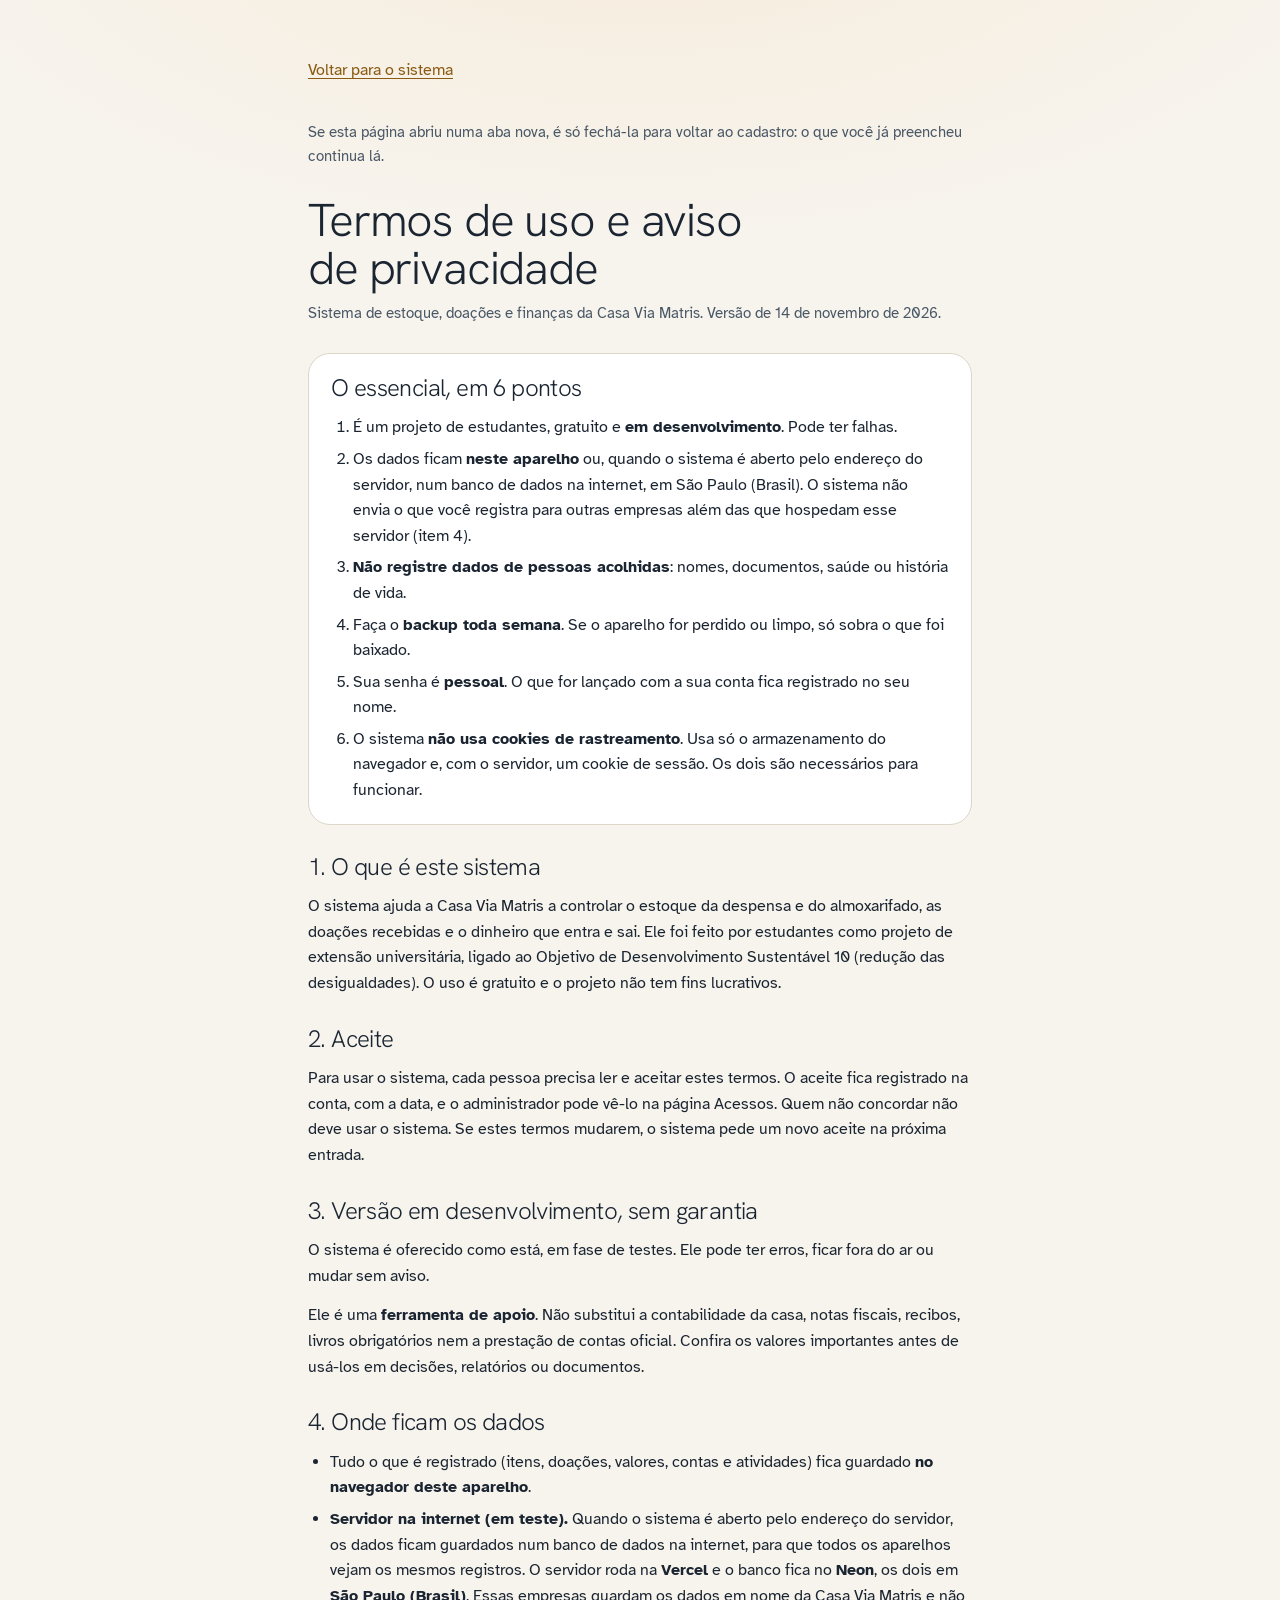
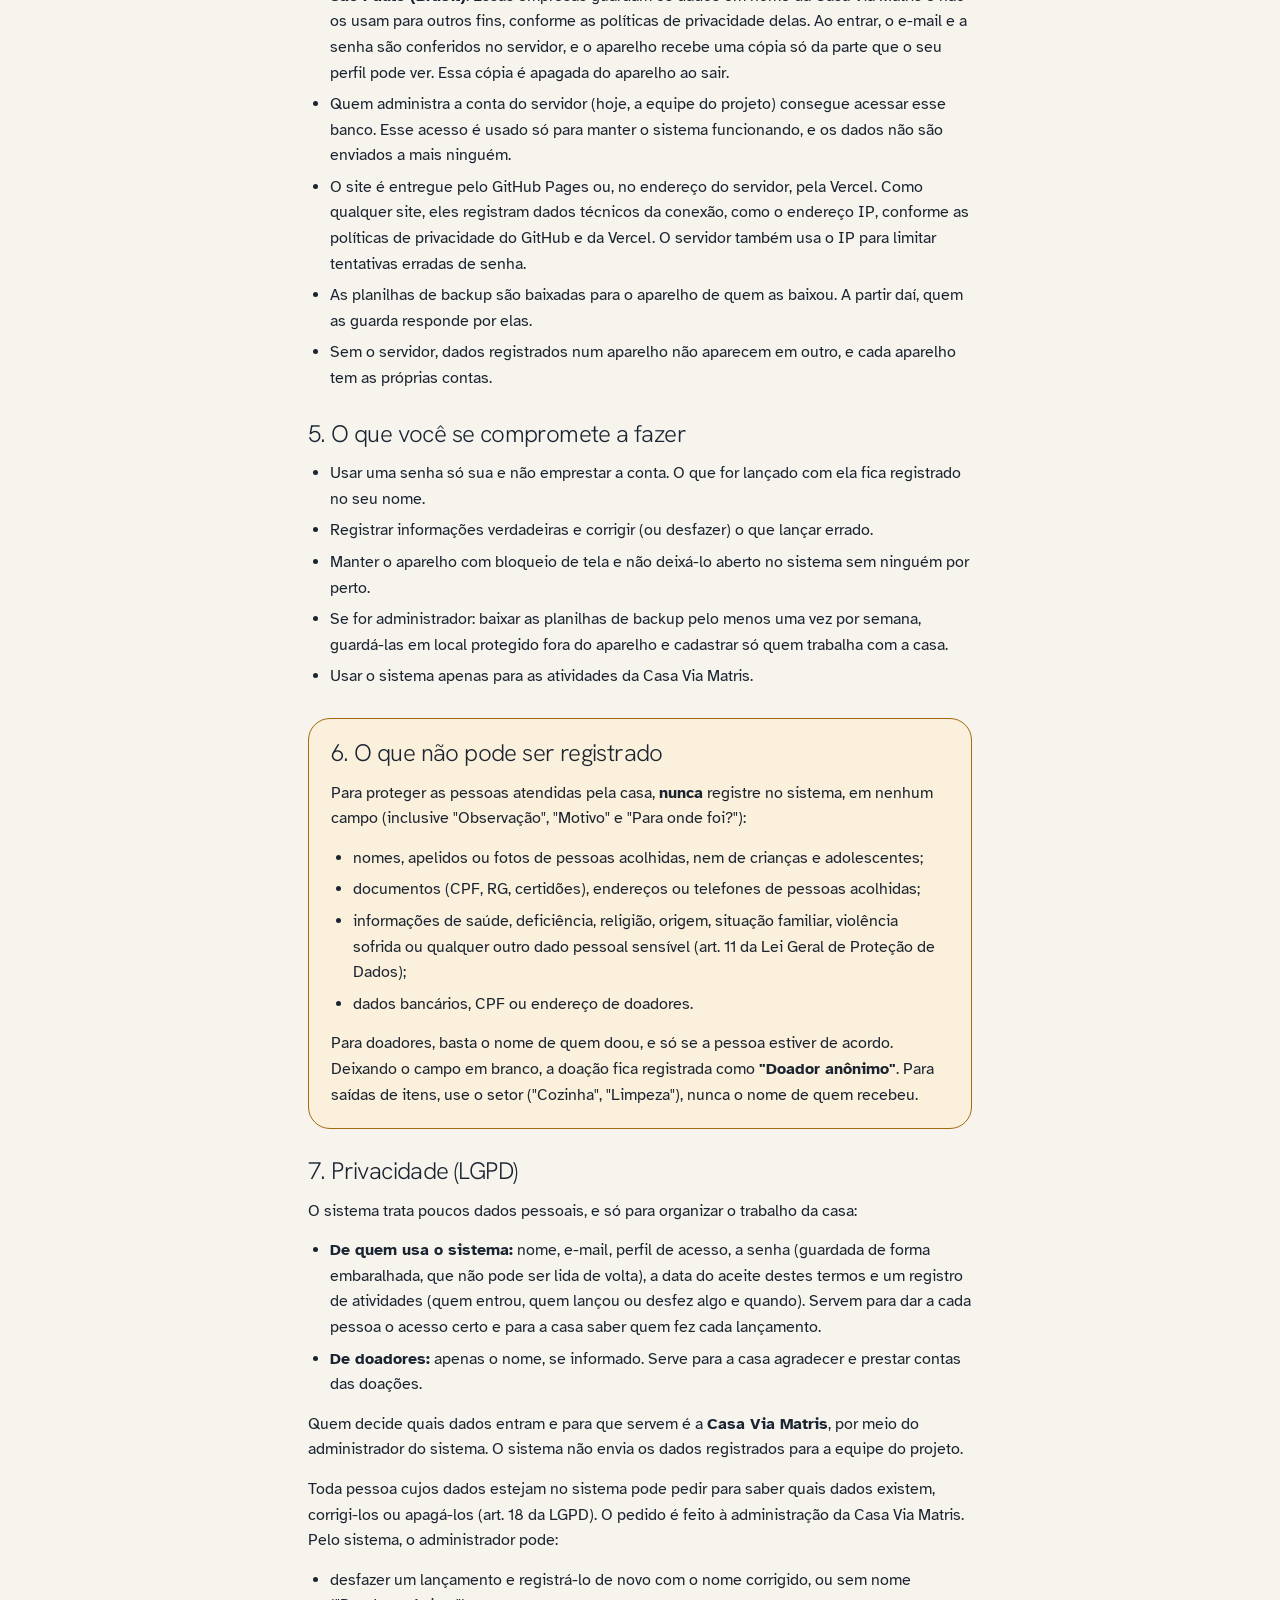
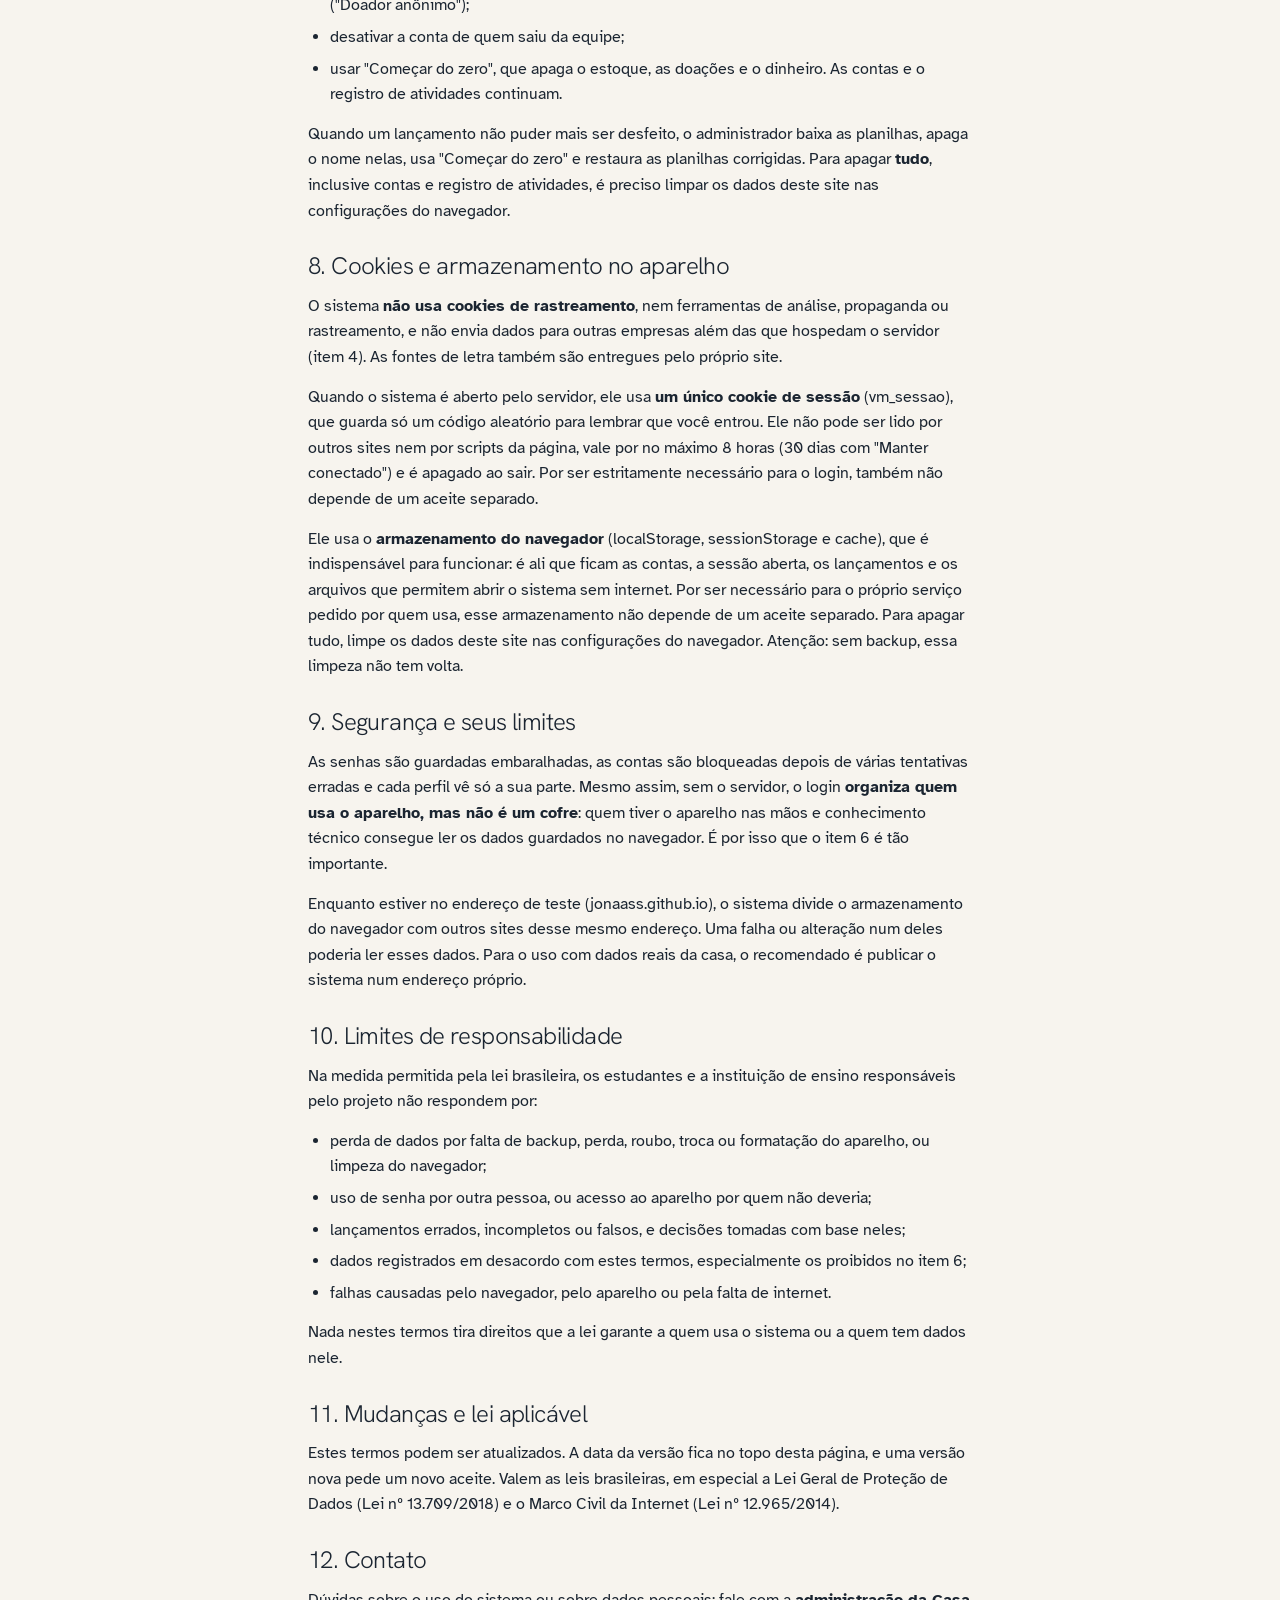
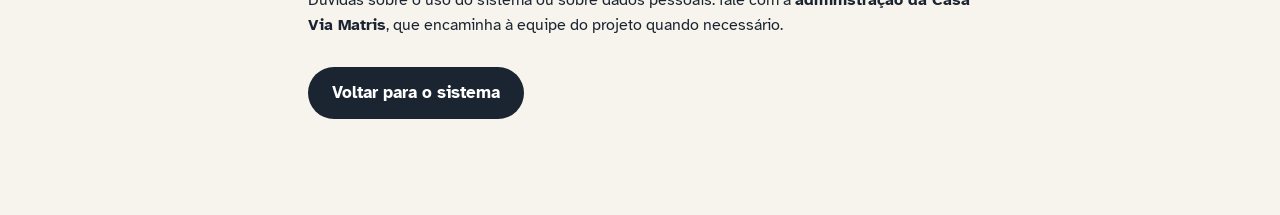
<file: termos.html>
<!doctype html>
<html lang="pt-BR">

<head>
  <meta charset="utf-8">
  <meta name="viewport" content="width=device-width, initial-scale=1">
  <title>Termos de uso e privacidade | Casa Via Matris</title>
  <meta name="description" content="Termos de uso e aviso de privacidade do sistema de estoque, doações e finanças da Casa Via Matris.">
  <meta http-equiv="Content-Security-Policy"
    content="default-src 'self'; script-src 'none'; style-src 'self'; font-src 'self'; img-src 'self' data:; base-uri 'none'; form-action 'none'">
  <link rel="stylesheet" href="css/styles.css">
  <link rel="icon" href="icones/icone-192.png">
  <meta name="theme-color" content="#0c1219">
</head>

<!--
  IMPORTANTE para a equipe: ao mudar o texto destes termos, mude também a data em
  TERMOS_VERSAO (js/acesso.js) e a data "Versão de" abaixo. Assim todo mundo aceita de novo.
  Este texto foi escrito para um projeto de extensão e deve ser revisado pelo professor
  orientador ou pelo núcleo de prática jurídica da faculdade antes do uso com dados reais.
-->

<body class="pagina-termos">
  <main class="termos" id="conteudo">
    <a class="link termos-voltar" href="./">Voltar para o sistema</a>
    <p class="termos-aba">Se esta página abriu numa aba nova, é só fechá-la para voltar ao cadastro: o que você
      já preencheu continua lá.</p>

    <header class="topo-pagina">
      <h1>Termos de uso e aviso de privacidade</h1>
      <p class="painel-ajuda">Sistema de estoque, doações e finanças da Casa Via Matris.
        Versão de 14 de novembro de 2026.</p>
    </header>

    <section class="termos-resumo" aria-labelledby="t-resumo">
      <h2 id="t-resumo">O essencial, em 6 pontos</h2>
      <ol>
        <li>É um projeto de estudantes, gratuito e <strong>em desenvolvimento</strong>. Pode ter falhas.</li>
        <li>Os dados ficam <strong>neste aparelho</strong> ou, quando o sistema é aberto pelo endereço do servidor, num banco de dados na internet, em São Paulo (Brasil). O sistema não envia o que você registra para outras empresas além das que hospedam esse servidor (item 4).</li>
        <li><strong>Não registre dados de pessoas acolhidas</strong>: nomes, documentos, saúde ou história de vida.</li>
        <li>Faça o <strong>backup toda semana</strong>. Se o aparelho for perdido ou limpo, só sobra o que foi baixado.</li>
        <li>Sua senha é <strong>pessoal</strong>. O que for lançado com a sua conta fica registrado no seu nome.</li>
        <li>O sistema <strong>não usa cookies de rastreamento</strong>. Usa só o armazenamento do navegador e, com o servidor, um cookie de sessão. Os dois são necessários para funcionar.</li>
      </ol>
    </section>

    <section aria-labelledby="t-1">
      <h2 id="t-1">1. O que é este sistema</h2>
      <p>O sistema ajuda a Casa Via Matris a controlar o estoque da despensa e do almoxarifado, as doações recebidas e
        o dinheiro que entra e sai. Ele foi feito por estudantes como projeto de extensão universitária, ligado ao
        Objetivo de Desenvolvimento Sustentável 10 (redução das desigualdades). O uso é gratuito e o projeto não tem fins
        lucrativos.</p>
    </section>

    <section aria-labelledby="t-2">
      <h2 id="t-2">2. Aceite</h2>
      <p>Para usar o sistema, cada pessoa precisa ler e aceitar estes termos. O aceite fica registrado na conta, com a
        data, e o administrador pode vê-lo na página Acessos. Quem não concordar não deve usar o sistema. Se estes termos
        mudarem, o sistema pede um novo aceite na próxima entrada.</p>
    </section>

    <section aria-labelledby="t-3">
      <h2 id="t-3">3. Versão em desenvolvimento, sem garantia</h2>
      <p>O sistema é oferecido como está, em fase de testes. Ele pode ter erros, ficar fora do ar ou mudar sem aviso.</p>
      <p>Ele é uma <strong>ferramenta de apoio</strong>. Não substitui a contabilidade da casa, notas fiscais, recibos,
        livros obrigatórios nem a prestação de contas oficial. Confira os valores importantes antes de usá-los em
        decisões, relatórios ou documentos.</p>
    </section>

    <section aria-labelledby="t-4">
      <h2 id="t-4">4. Onde ficam os dados</h2>
      <ul>
        <li>Tudo o que é registrado (itens, doações, valores, contas e atividades) fica guardado <strong>no navegador deste
            aparelho</strong>.</li>
        <li><strong>Servidor na internet (em teste).</strong> Quando o sistema é aberto pelo endereço do servidor, os dados
          ficam guardados num banco de dados na internet, para que todos os aparelhos vejam os mesmos registros. O
          servidor roda na <strong>Vercel</strong> e o banco fica no <strong>Neon</strong>, os dois em
          <strong>São Paulo (Brasil)</strong>. Essas empresas guardam os dados em nome da Casa Via Matris e não os usam
          para outros fins, conforme as políticas de privacidade delas. Ao entrar, o e-mail e a senha são conferidos no
          servidor, e o aparelho recebe uma cópia só da parte que o seu perfil pode ver. Essa cópia é apagada do aparelho
          ao sair.</li>
        <li>Quem administra a conta do servidor (hoje, a equipe do projeto) consegue acessar esse banco. Esse acesso é
          usado só para manter o sistema funcionando, e os dados não são enviados a mais ninguém.</li>
        <li>O site é entregue pelo GitHub Pages ou, no endereço do servidor, pela Vercel. Como qualquer site, eles registram
          dados técnicos da conexão, como o endereço IP, conforme as políticas de privacidade do GitHub e da Vercel. O
          servidor também usa o IP para limitar tentativas erradas de senha.</li>
        <li>As planilhas de backup são baixadas para o aparelho de quem as baixou. A partir daí, quem as guarda responde
          por elas.</li>
        <li>Sem o servidor, dados registrados num aparelho não aparecem em outro, e cada aparelho tem as próprias contas.</li>
      </ul>
    </section>

    <section aria-labelledby="t-5">
      <h2 id="t-5">5. O que você se compromete a fazer</h2>
      <ul>
        <li>Usar uma senha só sua e não emprestar a conta. O que for lançado com ela fica registrado no seu nome.</li>
        <li>Registrar informações verdadeiras e corrigir (ou desfazer) o que lançar errado.</li>
        <li>Manter o aparelho com bloqueio de tela e não deixá-lo aberto no sistema sem ninguém por perto.</li>
        <li>Se for administrador: baixar as planilhas de backup pelo menos uma vez por semana, guardá-las em local
          protegido fora do aparelho e cadastrar só quem trabalha com a casa.</li>
        <li>Usar o sistema apenas para as atividades da Casa Via Matris.</li>
      </ul>
    </section>

    <section class="termos-destaque" aria-labelledby="t-6">
      <h2 id="t-6">6. O que não pode ser registrado</h2>
      <p>Para proteger as pessoas atendidas pela casa, <strong>nunca</strong> registre no sistema, em nenhum campo
        (inclusive "Observação", "Motivo" e "Para onde foi?"):</p>
      <ul>
        <li>nomes, apelidos ou fotos de pessoas acolhidas, nem de crianças e adolescentes;</li>
        <li>documentos (CPF, RG, certidões), endereços ou telefones de pessoas acolhidas;</li>
        <li>informações de saúde, deficiência, religião, origem, situação familiar, violência sofrida ou qualquer outro
          dado pessoal sensível (art. 11 da Lei Geral de Proteção de Dados);</li>
        <li>dados bancários, CPF ou endereço de doadores.</li>
      </ul>
      <p>Para doadores, basta o nome de quem doou, e só se a pessoa estiver de acordo. Deixando o campo em branco, a
        doação fica registrada como <strong>"Doador anônimo"</strong>. Para saídas de itens, use o setor ("Cozinha",
        "Limpeza"), nunca o nome de quem recebeu.</p>
    </section>

    <section aria-labelledby="t-7">
      <h2 id="t-7">7. Privacidade (LGPD)</h2>
      <p>O sistema trata poucos dados pessoais, e só para organizar o trabalho da casa:</p>
      <ul>
        <li><strong>De quem usa o sistema:</strong> nome, e-mail, perfil de acesso, a senha (guardada de forma
          embaralhada, que não pode ser lida de volta), a data do aceite destes termos e um registro de atividades
          (quem entrou, quem lançou ou desfez algo e quando). Servem para dar a cada pessoa o acesso certo e para a casa
          saber quem fez cada lançamento.</li>
        <li><strong>De doadores:</strong> apenas o nome, se informado. Serve para a casa agradecer e prestar contas
          das doações.</li>
      </ul>
      <p>Quem decide quais dados entram e para que servem é a <strong>Casa Via Matris</strong>, por meio do
        administrador do sistema. O sistema não envia os dados registrados para a equipe do projeto.</p>
      <p>Toda pessoa cujos dados estejam no sistema pode pedir para saber quais dados existem, corrigi-los ou apagá-los
        (art. 18 da LGPD). O pedido é feito à administração da Casa Via Matris. Pelo sistema, o administrador pode:</p>
      <ul>
        <li>desfazer um lançamento e registrá-lo de novo com o nome corrigido, ou sem nome ("Doador anônimo");</li>
        <li>desativar a conta de quem saiu da equipe;</li>
        <li>usar "Começar do zero", que apaga o estoque, as doações e o dinheiro. As contas e o registro de atividades
          continuam.</li>
      </ul>
      <p>Quando um lançamento não puder mais ser desfeito, o administrador baixa as planilhas, apaga o nome nelas, usa
        "Começar do zero" e restaura as planilhas corrigidas. Para apagar <strong>tudo</strong>, inclusive contas e
        registro de atividades, é preciso limpar os dados deste site nas configurações do navegador.</p>
    </section>

    <section aria-labelledby="t-8">
      <h2 id="t-8">8. Cookies e armazenamento no aparelho</h2>
      <p>O sistema <strong>não usa cookies de rastreamento</strong>, nem ferramentas de análise, propaganda ou rastreamento, e não envia
        dados para outras empresas além das que hospedam o servidor (item 4). As fontes de letra também são entregues pelo próprio site.</p>
      <p>Quando o sistema é aberto pelo servidor, ele usa <strong>um único cookie de sessão</strong> (vm_sessao),
        que guarda só um código aleatório para lembrar que você entrou. Ele não pode ser lido por outros sites nem por
        scripts da página, vale por no máximo 8 horas (30 dias com "Manter conectado") e é apagado ao sair. Por ser estritamente necessário para o login,
        também não depende de um aceite separado.</p>
      <p>Ele usa o <strong>armazenamento do navegador</strong> (localStorage, sessionStorage e cache), que é indispensável para funcionar:
        é ali que ficam as contas, a sessão aberta, os lançamentos e os arquivos que permitem abrir o sistema sem
        internet. Por ser necessário para o próprio serviço pedido por quem usa, esse armazenamento não depende de um
        aceite separado. Para apagar tudo, limpe os dados deste site nas configurações do navegador. Atenção: sem
        backup, essa limpeza não tem volta.</p>
    </section>

    <section aria-labelledby="t-9">
      <h2 id="t-9">9. Segurança e seus limites</h2>
      <p>As senhas são guardadas embaralhadas, as contas são bloqueadas depois de várias tentativas erradas e cada perfil
        vê só a sua parte. Mesmo assim, sem o servidor, o login <strong>organiza quem usa o
          aparelho, mas não é um cofre</strong>: quem tiver o aparelho nas mãos e conhecimento técnico consegue ler os
        dados guardados no navegador. É por isso que o item 6 é tão importante.</p>
      <p>Enquanto estiver no endereço de teste (jonaass.github.io), o sistema divide o armazenamento do navegador com
        outros sites desse mesmo endereço. Uma falha ou alteração num deles poderia ler esses dados. Para o uso com dados
        reais da casa, o recomendado é publicar o sistema num endereço próprio.</p>
    </section>

    <section aria-labelledby="t-10">
      <h2 id="t-10">10. Limites de responsabilidade</h2>
      <p>Na medida permitida pela lei brasileira, os estudantes e a instituição de ensino responsáveis pelo projeto não
        respondem por:</p>
      <ul>
        <li>perda de dados por falta de backup, perda, roubo, troca ou formatação do aparelho, ou limpeza do navegador;</li>
        <li>uso de senha por outra pessoa, ou acesso ao aparelho por quem não deveria;</li>
        <li>lançamentos errados, incompletos ou falsos, e decisões tomadas com base neles;</li>
        <li>dados registrados em desacordo com estes termos, especialmente os proibidos no item 6;</li>
        <li>falhas causadas pelo navegador, pelo aparelho ou pela falta de internet.</li>
      </ul>
      <p>Nada nestes termos tira direitos que a lei garante a quem usa o sistema ou a quem tem dados nele.</p>
    </section>

    <section aria-labelledby="t-11">
      <h2 id="t-11">11. Mudanças e lei aplicável</h2>
      <p>Estes termos podem ser atualizados. A data da versão fica no topo desta página, e uma versão nova pede um novo
        aceite. Valem as leis brasileiras, em especial a Lei Geral de Proteção de Dados (Lei nº 13.709/2018) e o Marco
        Civil da Internet (Lei nº 12.965/2014).</p>
    </section>

    <section aria-labelledby="t-12">
      <h2 id="t-12">12. Contato</h2>
      <p>Dúvidas sobre o uso do sistema ou sobre dados pessoais: fale com a <strong>administração da Casa Via
          Matris</strong>, que encaminha à equipe do projeto quando necessário.</p>
    </section>

    <a class="botao termos-fim" href="./">Voltar para o sistema</a>
  </main>
</body>

</html>
</file>
<file: css/styles.css>
/*
 * Fontes servidas pelo próprio site (pasta fontes/, licença SIL OFL 1.1).
 * Antes vinham do Google Fonts, que recebia o IP de cada pessoa que abria o app.
 * Só o alfabeto latino básico: cobre todos os acentos do português.
 */
@font-face {
  font-family: 'Atkinson Hyperlegible';
  font-style: normal;
  font-weight: 400;
  font-display: swap;
  src: url('../fontes/atkinson-hyperlegible-latin-400-normal.woff2') format('woff2');
}

@font-face {
  font-family: 'Atkinson Hyperlegible';
  font-style: normal;
  font-weight: 700;
  font-display: swap;
  src: url('../fontes/atkinson-hyperlegible-latin-700-normal.woff2') format('woff2');
}

@font-face {
  font-family: 'Hanken Grotesk';
  font-style: normal;
  font-weight: 300;
  font-display: swap;
  src: url('../fontes/hanken-grotesk-latin-300-normal.woff2') format('woff2');
}

@font-face {
  font-family: 'Hanken Grotesk';
  font-style: normal;
  font-weight: 400;
  font-display: swap;
  src: url('../fontes/hanken-grotesk-latin-400-normal.woff2') format('woff2');
}

@font-face {
  font-family: 'Hanken Grotesk';
  font-style: normal;
  font-weight: 600;
  font-display: swap;
  src: url('../fontes/hanken-grotesk-latin-600-normal.woff2') format('woff2');
}

/*
 * A casa de noite, com a luz acesa: fundo azul-noite e um brilho quente no topo.
 * Quem usa é a equipe e os voluntários da casa, então as cores têm significado fixo:
 *   jade      = está tudo bem
 *   calêndula = atenção (abaixo do mínimo, perto de vencer)
 *   rubi      = acabou / dinheiro saindo
 * Títulos: Hanken Grotesk leve. Texto: Atkinson Hyperlegible, desenhada para leitura
 * fácil por pessoas com baixa visão (letras como I, l e 1 não se confundem).
 */
:root {
  --tinta: #f2efe8;
  --suave: #a9b4bf;
  --papel: #0c1219;
  --superficie: #141c25;
  --elevado: #1b2531;
  --linha: #2a3642;
  --trilho: #2f3c49;
  --brilho: rgba(240, 179, 90, 0.16);
  --pinho: #6fd0ae;
  --pinho-claro: #17352e;
  --calendula: #f0b35a;
  --calendula-texto: #f5c67f;
  --calendula-fundo: #2e2415;
  --rubi: #ff8f87;
  --rubi-claro: #3d2223;
  --foco: #7cc4ff;
  --borda-campo: #6b7a88;
  /* 3:1 sobre a superfície: campo precisa parecer clicável */
  --acao: #f2efe8;
  --acao-hover: #f5c67f;
  --acao-texto: #0c1219;
  --pinho-texto: #a5e4cd;
  --rubi-texto: #ffb8b2;
  --erro-fundo: #2c1b1c;
  /* Gráfico: azul = entrou, laranja = saiu. Par validado para daltonismo sobre a superfície escura
     (verde e vermelho se confundem). Só para o gráfico: no resto do app, verde e vermelho seguem como estão. */
  --serie-entrada: #3a8fcf;
  --serie-saida: #c97538;
  --capsula: rgba(20, 28, 37, 0.86);
  --placeholder: var(--suave);
  --aviso-fundo: #27333f;

  --fonte-titulo: 'Hanken Grotesk', 'Segoe UI', system-ui, sans-serif;
  --fonte-texto: 'Atkinson Hyperlegible', 'Segoe UI', system-ui, sans-serif;

  --raio-grande: 22px;
  --raio-pequeno: 12px;
  color-scheme: dark;
}

*,
*::before,
*::after {
  box-sizing: border-box;
}

html {
  scroll-behavior: smooth;
  scroll-padding-top: 96px;
}

body {
  margin: 0;
  background: radial-gradient(70rem 34rem at 50% -8rem, var(--brilho), transparent 70%) no-repeat var(--papel);
  color: var(--tinta);
  font-family: var(--fonte-texto);
  font-size: 1rem;
  line-height: 1.5;
  -webkit-font-smoothing: antialiased;
}

h1,
h2 {
  font-family: var(--fonte-titulo);
  font-weight: 300;
  line-height: 1.05;
  margin: 0;
  letter-spacing: -0.025em;
}

h1 {
  font-size: clamp(2.25rem, 1.6rem + 2.6vw, 3.75rem);
  max-width: 18ch;
}

h1:focus {
  outline: none;
}

h2 {
  font-size: 1.75rem;
}

p {
  margin: 0;
}

:focus-visible {
  outline: 3px solid var(--foco);
  outline-offset: 2px;
}

.visualmente-oculto {
  position: absolute;
  width: 1px;
  height: 1px;
  overflow: hidden;
  clip: rect(0 0 0 0);
  white-space: nowrap;
}

.pular {
  position: absolute;
  left: 16px;
  top: -60px;
  z-index: 10;
  background: var(--tinta);
  color: var(--superficie);
  padding: 8px 14px;
  border-radius: var(--raio-pequeno);
}

.pular:focus {
  top: 16px;
}

/* ---------- estrutura ---------- */

.app {
  display: grid;
  grid-template-columns: minmax(0, 1fr);
  /* auto 1fr: a sobra de altura das páginas curtas vai para o conteúdo, não para o menu
     (antes, em "Página não encontrada", o menu esticava até 274 px de altura). */
  grid-template-rows: auto 1fr;
  min-height: 100vh;
}

/* A navegação é uma cápsula que flutua sobre a página. */
.lateral {
  position: sticky;
  top: 12px;
  z-index: 5;
  display: flex;
  align-items: center;
  gap: 8px 16px;
  margin: 12px clamp(12px, 3vw, 32px) 0;
  padding: 8px 10px 8px 16px;
  border: 1px solid var(--linha);
  border-radius: 999px;
  background: var(--capsula);
  backdrop-filter: blur(14px);
}

.marca {
  display: flex;
  align-items: center;
  gap: 10px;
}

.marca-icone {
  width: 32px;
  height: 32px;
  color: var(--calendula);
  flex: none;
}

.marca strong {
  display: block;
  font-family: var(--fonte-titulo);
  font-weight: 600;
  letter-spacing: -0.01em;
  white-space: nowrap;
}

.marca span {
  display: none;
}

.lateral nav {
  display: flex;
  gap: 2px;
  margin-inline: auto;
}

.lateral nav a {
  color: var(--suave);
  text-decoration: none;
  min-height: 44px;
  display: inline-flex;
  align-items: center;
  padding: 0 14px;
  border-radius: 999px;
}

.lateral nav a:hover {
  background: var(--elevado);
  color: var(--tinta);
}

/* Página aberta: fundo, texto claro e negrito. Não depende só da cor. */
.lateral nav a[aria-current='page'] {
  background: var(--elevado);
  color: var(--tinta);
  font-weight: 700;
  box-shadow: inset 0 -2px 0 var(--calendula);
}

.lateral-rodape {
  position: relative;
  font-size: 0.875rem;
  color: var(--suave);
}

.opcoes summary {
  cursor: pointer;
  list-style: none;
  min-height: 44px;
  display: flex;
  align-items: center;
  padding: 0 16px;
  border: 1px solid var(--linha);
  border-radius: 999px;
  color: var(--tinta);
  white-space: nowrap;
}

.opcoes summary::-webkit-details-marker {
  display: none;
}

.opcoes summary:hover,
.opcoes[open] summary {
  background: var(--elevado);
}

.opcoes-painel {
  position: absolute;
  right: 0;
  top: calc(100% + 12px);
  width: min(340px, calc(100vw - 32px));
  max-height: calc(100vh - 110px);
  overflow-y: auto;
  display: grid;
  gap: 10px;
  padding: 18px;
  border: 1px solid var(--linha);
  border-radius: var(--raio-grande);
  background: var(--elevado);
  box-shadow: 0 24px 60px rgba(0, 0, 0, 0.5);
}

.confirmar {
  display: grid;
  gap: 8px;
  color: var(--tinta);
}

.confirmar-acoes {
  display: flex;
  flex-wrap: wrap;
  gap: 8px;
}

/* Botão de confirmar algo que não tem volta (apagar, desfazer, desativar): vermelho cheio. */
.botao-fantasma.perigo {
  background: var(--rubi);
  color: var(--papel);
  border-color: var(--rubi);
  font-weight: 700;
}

/* minmax(0, 1fr): sem isso a tabela larga do histórico estica a página inteira no celular. */
main {
  width: 100%;
  max-width: 1320px;
  margin-inline: auto;
  padding: clamp(24px, 4vw, 48px) clamp(16px, 4vw, 48px) 96px;
  display: grid;
  grid-template-columns: minmax(0, 1fr);
  gap: 32px;
  align-content: start;
}

main:focus {
  outline: none;
}

.topo-data {
  color: var(--suave);
  margin-bottom: 14px;
}

.topo-data::first-letter {
  text-transform: uppercase;
}

/* ---------- faixas de aviso ---------- */

.faixa {
  display: flex;
  flex-wrap: wrap;
  align-items: center;
  justify-content: space-between;
  gap: 8px 16px;
  padding: 12px 18px;
  border-radius: var(--raio-grande);
  background: var(--calendula-fundo);
  color: var(--tinta);
  border: 1px solid var(--calendula);
}

.faixa p {
  flex: 1 1 260px;
  min-width: 0;
}

.faixa-erro {
  background: var(--rubi-claro);
  border-color: var(--rubi);
}

/* ---------- indicadores ---------- */

.resumo {
  display: grid;
  grid-template-columns: 1.4fr repeat(3, 1fr);
  border-block: 1px solid var(--linha);
  /* Cada indicador desenha a borda de cima e da esquerda, e o recorte esconde as que caem na
     beirada. Assim as divisórias ficam certas com 4, 3 ou 2 indicadores (perfis diferentes). */
  overflow: hidden;
}

.resumo[data-blocos='3'] {
  grid-template-columns: repeat(3, minmax(0, 1fr));
}

.indicador {
  display: block;
  padding: 22px 24px;
  border-left: 1px solid var(--linha);
  border-top: 1px solid var(--linha);
  margin: -1px 0 0 -1px;
  min-width: 0;
  color: inherit;
  text-decoration: none;
}

.indicador > span {
  display: block;
}

/* Os indicadores levam à página do assunto. */
a.indicador[href]:hover {
  background: var(--superficie);
}

a.indicador[href]:hover .indicador-titulo {
  color: var(--tinta);
  text-decoration: underline;
  text-underline-offset: 3px;
}


.indicador-titulo {
  color: var(--suave);
  font-size: 0.9375rem;
}

.indicador-valor {
  white-space: nowrap; /* o "−" do saldo negativo não pode ficar sozinho numa linha */
  font-family: var(--fonte-titulo);
  font-weight: 300;
  font-size: clamp(2rem, 1.4rem + 1.8vw, 3rem);
  letter-spacing: -0.02em;
  line-height: 1.1;
  margin: 6px 0;
  font-variant-numeric: tabular-nums;
}

#kpi-saldo-bloco .indicador-valor {
  color: var(--pinho);
}

/* Saldo negativo nunca em verde. */
#kpi-saldo-bloco.negativo .indicador-valor {
  color: var(--rubi);
}

.indicador-nota {
  font-size: 0.875rem;
  color: var(--suave);
}

.indicador.alerta .indicador-valor {
  color: var(--rubi);
}

.indicador.atencao .indicador-valor {
  color: var(--calendula-texto);
}

/* ---------- painéis ---------- */

.painel {
  background: var(--superficie);
  border: 1px solid var(--linha);
  border-radius: var(--raio-grande);
  padding: clamp(18px, 2.4vw, 32px);
}

.painel-cabeca {
  display: grid;
  gap: 4px;
  margin-bottom: 18px;
}

.painel-cabeca-linha {
  display: flex;
  flex-wrap: wrap;
  justify-content: space-between;
  align-items: center;
  gap: 12px;
}

.painel-ajuda {
  color: var(--suave);
  font-size: 0.9375rem;
  max-width: 60ch;
}

/* ---------- filtros ---------- */

.filtros {
  display: flex;
  flex-wrap: wrap;
  gap: 12px;
  align-items: center;
  margin-bottom: 18px;
}

.campo-busca {
  flex: 1 1 180px;
}

.chips {
  display: flex;
  flex-wrap: wrap;
  gap: 6px;
  border: 0;
  padding: 0;
  margin: 0;
}

.chips label {
  position: relative;
}

.chips input {
  position: absolute;
  opacity: 0;
  inset: 0;
  margin: 0;
  cursor: pointer;
}

.chips span {
  padding: 10px 16px;
  border-radius: 999px;
  border: 1px solid var(--borda-campo);
  font-size: 0.9375rem;
  cursor: pointer;
  min-height: 44px;
  display: inline-flex;
  align-items: center;
}

.chips input:checked+span {
  background: var(--tinta);
  color: var(--superficie);
  border-color: var(--tinta);
}

.chips input:focus-visible+span {
  outline: 3px solid var(--foco);
  outline-offset: 2px;
}

/* ---------- a prateleira (elemento principal) ---------- */

.prateleira {
  list-style: none;
  margin: 0;
  padding: 0;
  display: grid;
}

.prateleira-item {
  padding: 14px 0;
  border-top: 1px solid var(--linha);
  display: grid;
  gap: 8px;
}

.prateleira-item:first-child {
  border-top: 0;
  padding-top: 0;
}

.item-topo {
  display: flex;
  justify-content: space-between;
  align-items: baseline;
  gap: 12px;
}

.item-nome {
  font-weight: 700;
  font-size: 1.0625rem;
}

.item-qtd {
  font-family: var(--fonte-titulo);
  font-weight: 600;
  font-size: 1.5rem;
  font-variant-numeric: tabular-nums;
}

.item-qtd small {
  font-family: var(--fonte-texto);
  font-weight: 400;
  font-size: 0.9375rem;
  color: var(--suave);
}

.barra {
  position: relative;
  height: 12px;
  border-radius: 999px;
  background: var(--trilho);
}

.barra-cheia {
  position: absolute;
  inset: 0 auto 0 0;
  width: var(--largura);
  border-radius: inherit;
  background: var(--pinho);
  transition: width 0.4s ease;
}

/* Cor do fundo com contorno na cor do texto: aparece sobre a barra cheia e sobre o trilho vazio. */
.barra-minimo {
  position: absolute;
  top: -5px;
  bottom: -5px;
  left: var(--pos);
  width: 4px;
  margin-left: -2px;
  border-radius: 2px;
  background: var(--superficie);
  box-shadow: 0 0 0 1.5px var(--tinta);
}

.item-rodape {
  display: flex;
  flex-wrap: wrap;
  gap: 4px 16px;
  font-size: 0.875rem;
  color: var(--suave);
}

.situacao {
  font-weight: 700;
  color: var(--pinho);
}

.validade.perto {
  color: var(--calendula-texto);
  font-weight: 700;
}

.prateleira-item.baixo .barra-cheia {
  background: var(--calendula);
}

.prateleira-item.baixo .situacao {
  color: var(--calendula-texto);
}

.prateleira-item.zerado .situacao,
.prateleira-item.zerado .item-qtd {
  color: var(--rubi);
}

.prateleira-item.zerado .barra {
  background: var(--rubi-claro);
}

.vazio {
  color: var(--suave);
  padding: 16px 0;
}

/* ---------- formulário ---------- */

.painel-registro {
  display: grid;
  gap: 16px;
}


form {
  display: grid;
  gap: 16px;
}

.tipos {
  border: 0;
  margin: 0;
  padding: 0;
  display: grid;
  grid-template-columns: 1fr 1fr;
  gap: 8px;
}

.tipos legend {
  font-weight: 700;
  margin-bottom: 8px;
  padding: 0;
}

.tipos label {
  position: relative;
  display: flex;
}

.tipos input {
  position: absolute;
  opacity: 0;
  inset: 0;
  margin: 0;
  cursor: pointer;
}

.tipos span {
  flex: 1;
  padding: 12px;
  border-radius: var(--raio-pequeno);
  border: 1.5px solid var(--borda-campo);
  font-size: 0.9375rem;
  line-height: 1.3;
  cursor: pointer;
}

.tipos input:checked+span {
  border-color: var(--tinta);
  background: var(--elevado);
  font-weight: 700;
}

.tipos input:checked+span::before {
  content: '✓ ';
}

.tipos input:focus-visible+span {
  outline: 3px solid var(--foco);
  outline-offset: 2px;
}

.campo {
  display: grid;
  gap: 6px;
  min-width: 0;
}

.campo label {
  font-weight: 700;
  font-size: 0.9375rem;
}

.opcional,
.unidade {
  font-weight: 400;
  color: var(--suave);
}

.linha {
  display: grid;
  /* min(): numa tela de 320 px, 120 px por coluna estouraria o cartão. */
  grid-template-columns: repeat(auto-fit, minmax(min(170px, 100%), 1fr));
  gap: 12px;
}

.novo-item {
  display: grid;
  gap: 12px;
  padding: 14px;
  border-radius: var(--raio-pequeno);
  background: var(--papel);
}

[hidden] {
  display: none !important;
}

input[type='date'] {
  min-width: 0; /* o campo de data tem largura mínima própria e estourava a coluna */
}

input,
select {
  font: inherit;
  color: inherit;
  width: 100%;
  min-height: 44px;
  padding: 9px 12px;
  border: 1.5px solid var(--borda-campo);
  border-radius: var(--raio-pequeno);
  background: var(--superficie);
}

input:hover,
select:hover {
  border-color: var(--suave);
}

input[aria-invalid='true'],
select[aria-invalid='true'] {
  border-color: var(--rubi);
  background: var(--erro-fundo);
}

.com-prefixo {
  display: flex;
  align-items: stretch;
}

.com-prefixo span {
  display: grid;
  place-items: center;
  padding: 0 12px;
  border: 1.5px solid var(--borda-campo);
  border-right: 0;
  border-radius: var(--raio-pequeno) 0 0 var(--raio-pequeno);
  background: var(--papel);
  color: var(--suave);
}

.com-prefixo input {
  border-radius: 0 var(--raio-pequeno) var(--raio-pequeno) 0;
}

.erro {
  color: var(--rubi);
  font-weight: 700;
}

.erro:empty {
  display: none;
}

.botao {
  font: inherit;
  font-weight: 700;
  font-size: 1.0625rem;
  min-height: 52px;
  padding: 12px 24px;
  border: 0;
  border-radius: 999px;
  background: var(--acao);
  color: var(--acao-texto);
  cursor: pointer;
}

.botao:hover {
  background: var(--acao-hover);
}

.botao-fantasma {
  font: inherit;
  font-size: 0.9375rem;
  min-height: 44px;
  padding: 8px 16px;
  border-radius: 999px;
  background: transparent;
  border: 1px solid currentColor;
  color: inherit;
  cursor: pointer;
  display: inline-flex;
  align-items: center;
  justify-content: center;
  text-decoration: none;
  /* também vale para links */
}

/* ---------- histórico ---------- */

.filtro-historico {
  display: flex;
  align-items: center;
  gap: 8px;
  color: var(--suave);
}

.filtro-historico select {
  width: auto;
}

.historico-limite {
  margin-bottom: 12px;
}

/* position: relative segura o rótulo oculto do cabeçalho; sem isso ele escapa e alarga a página no celular. */
.tabela-rolagem {
  overflow-x: auto;
  position: relative;
}

.tabela {
  width: 100%;
  border-collapse: collapse;
  font-size: 0.9375rem;
}

.tabela th {
  text-align: left;
  font-weight: 700;
  color: var(--suave);
  padding: 0 12px 10px 0;
  border-bottom: 1.5px solid var(--linha);
  white-space: nowrap;
}

.tabela td {
  padding: 12px 12px 12px 0;
  border-bottom: 1px solid var(--linha);
  vertical-align: top;
}

.tabela tr:last-child td {
  border-bottom: 0;
}

.tabela .num {
  text-align: right;
  padding-right: 0;
  white-space: nowrap;
  font-variant-numeric: tabular-nums;
}

.tabela td.positivo {
  color: var(--pinho);
  font-weight: 700;
}

.tabela td.negativo {
  color: var(--rubi);
  font-weight: 700;
}

.tabela time {
  white-space: nowrap;
}

.tabela .acao {
  padding-left: 12px;
  padding-right: 0;
  text-align: right;
}

.etiqueta {
  display: inline-block;
  padding: 2px 10px;
  border-radius: 999px;
  font-size: 0.8125rem;
  white-space: nowrap;
}

.etiqueta.doacao_item,
.etiqueta.entrada_dinheiro {
  background: var(--pinho-claro);
  color: var(--pinho-texto);
}

.etiqueta.saida_item,
.etiqueta.saida_dinheiro {
  background: var(--rubi-claro);
  color: var(--rubi-texto);
}

/* ---------- aviso ---------- */

.aviso {
  position: fixed;
  left: 50%;
  bottom: calc(24px + env(safe-area-inset-bottom, 0px));
  transform: translateX(-50%);
  width: min(560px, calc(100% - 32px));
  display: flex;
  align-items: center;
  gap: 16px;
  justify-content: space-between;
  padding: 14px 18px;
  border-radius: var(--raio-grande);
  background: var(--aviso-fundo);
  color: var(--tinta);
  box-shadow: 0 16px 40px rgba(0, 0, 0, 0.5);
  z-index: 6;
}

.aviso .botao-fantasma {
  color: var(--calendula-texto);
  flex: none;
}

.aviso-acoes {
  display: flex;
  gap: 8px;
}

.aviso:not(.visivel) {
  transform: translate(-50%, 200%);
  opacity: 0;
  pointer-events: none;
}

@media (prefers-reduced-motion: no-preference) {
  .aviso {
    transition: transform 0.25s ease, opacity 0.25s ease;
  }
}

/* ---------- tela de acesso ---------- */

/* max-width e align-content desfazem a regra geral de main, feita para o painel. */
.acesso {
  display: grid;
  grid-template-columns: minmax(0, 1fr) minmax(0, 1.05fr);
  align-content: stretch;
  gap: 12px;
  max-width: none;
  min-height: 100vh;
  min-height: 100dvh;
  padding: 12px;
}

.acesso-coluna {
  display: grid;
  place-items: center;
  padding: clamp(20px, 4vw, 48px) 16px;
}

.acesso-miolo {
  width: min(400px, 100%);
  display: grid;
  gap: 8px;
}

.acesso h1 {
  font-size: clamp(2.5rem, 2rem + 2vw, 3.5rem);
  max-width: none;
  margin-top: 28px;
}

.acesso-apoio {
  color: var(--suave);
  margin-bottom: 20px;
}

#form-acesso {
  gap: 14px;
}

#form-acesso input:not([type='checkbox']) {
  min-height: 50px;
  background: rgba(255, 255, 255, 0.04);
  border-color: var(--borda-campo);
  transition: border-color 0.2s ease, box-shadow 0.2s ease, background 0.2s ease;
}

/* O campo acende como a janela da casa. */
#form-acesso input:not([type='checkbox']):focus {
  outline: 0;
  border-color: var(--calendula);
  background: rgba(240, 179, 90, 0.07);
  box-shadow: 0 0 0 3px rgba(240, 179, 90, 0.28), 0 0 26px rgba(240, 179, 90, 0.2);
}

.com-olho {
  position: relative;
}

.com-olho input {
  padding-right: 52px;
}

.olho {
  position: absolute;
  top: 3px;
  right: 3px;
  width: 44px;
  height: 44px;
  display: grid;
  place-items: center;
  border: 0;
  border-radius: 10px;
  background: transparent;
  color: var(--suave);
  cursor: pointer;
}

.olho svg {
  width: 20px;
  height: 20px;
}

.olho:hover,
.olho[aria-pressed='true'] {
  color: var(--calendula-texto);
}

.acesso-opcoes {
  display: flex;
  flex-wrap: wrap;
  justify-content: space-between;
  align-items: center;
  gap: 4px 12px;
}

.marcar {
  display: inline-flex;
  align-items: center;
  gap: 10px;
  min-height: 44px;
  cursor: pointer;
}

.marcar input {
  width: 20px;
  min-height: 20px;
  height: 20px;
  margin: 0;
  accent-color: var(--calendula);
}

.link {
  font: inherit;
  min-height: 44px;
  padding: 0 4px;
  border: 0;
  background: none;
  color: var(--calendula-texto);
  text-decoration: underline;
  text-underline-offset: 3px;
  cursor: pointer;
}

.acesso-voltar {
  justify-self: center;
}

.acesso-nota {
  margin-top: 16px;
  font-size: 0.875rem;
  color: var(--suave);
}

.acesso-guardar {
  display: grid;
  gap: 14px;
}

.acesso-codigo {
  padding: 16px;
  border: 1px dashed var(--calendula);
  border-radius: var(--raio-pequeno);
  color: var(--calendula-texto);
  font-family: var(--fonte-texto);
  font-size: 1.1875rem;
  font-weight: 700;
  letter-spacing: 0.06em;
  text-align: center;
  overflow-wrap: anywhere;
  user-select: all;
}

.acesso-cena {
  position: relative;
  overflow: hidden;
  border: 1px solid var(--linha);
  border-radius: 28px;
  background: linear-gradient(#0a1426 0%, #17264a 46%, #4a3a63 74%, #a9704f 100%);
}

/* Estrelas feitas só com CSS: a tela de acesso também precisa abrir sem internet. */
.ceu {
  position: absolute;
  inset: 0;
  background-image:
    radial-gradient(1.5px 1.5px at 12% 18%, #fff 50%, transparent 52%),
    radial-gradient(1px 1px at 28% 42%, #fff 50%, transparent 52%),
    radial-gradient(1.5px 1.5px at 44% 12%, #ffe9c4 50%, transparent 52%),
    radial-gradient(1px 1px at 58% 34%, #fff 50%, transparent 52%),
    radial-gradient(2px 2px at 73% 8%, #fff 50%, transparent 52%),
    radial-gradient(1px 1px at 86% 38%, #fff 50%, transparent 52%),
    radial-gradient(1.5px 1.5px at 93% 22%, #ffe9c4 50%, transparent 52%),
    radial-gradient(1px 1px at 6% 48%, #fff 50%, transparent 52%);
}

.ceu-2 {
  transform: translate(7%, 11%);
  opacity: 0.6;
}

.paisagem {
  position: absolute;
  inset: 0;
  width: 100%;
  height: 100%;
}

.lua {
  fill: #f7e7c6;
  filter: drop-shadow(0 0 26px rgba(247, 231, 198, 0.6));
}

.morro-longe {
  fill: #1c2747;
}

.morro-perto {
  fill: #0e1628;
}

.arvores,
.parede,
.telhado {
  fill: #0a101d;
}

.telhado {
  fill: #070c16;
}

.porta {
  fill: #1a2233;
}

.janela {
  fill: var(--calendula);
  filter: drop-shadow(0 0 22px rgba(240, 179, 90, 0.95));
}

.vidros {
  position: absolute;
  inset: auto 16px 16px;
  display: grid;
  grid-template-columns: repeat(auto-fit, minmax(160px, 1fr));
  gap: 12px;
}

.vidro {
  display: grid;
  gap: 4px;
  padding: 16px;
  border: 1px solid rgba(255, 255, 255, 0.16);
  border-radius: 18px;
  background: rgba(12, 18, 25, 0.5);
  backdrop-filter: blur(14px);
  color: #e8e4dc;
  font-size: 0.9375rem;
}

.vidro strong {
  color: #fff;
}

@media (prefers-reduced-motion: no-preference) {
  .acesso-miolo>*,
  .vidro,
  .paisagem {
    animation: subir 0.7s cubic-bezier(0.2, 0.7, 0.2, 1) both;
  }

  .acesso-miolo>:nth-child(2) { animation-delay: 0.08s; }
  .acesso-miolo>:nth-child(3) { animation-delay: 0.16s; }
  .acesso-miolo>:nth-child(n + 4) { animation-delay: 0.24s; }
  .vidro { animation-delay: 0.45s; }
  .vidro+.vidro { animation-delay: 0.58s; }

  .janela {
    animation: acender 1.2s ease 0.5s both;
  }

  .ceu {
    animation: piscar 5s ease-in-out infinite alternate;
  }

  .ceu-2 {
    animation-delay: -2.5s;
  }

  .acesso-miolo.treme {
    animation: tremer 0.4s ease;
  }

  /* Ao entrar, a luz da casa toma a tela. */
  .entrando .janela {
    animation: clarear 0.9s ease forwards;
  }

  .entrando .acesso-coluna {
    transition: opacity 0.6s ease;
    opacity: 0;
  }
}

@keyframes subir {
  from { opacity: 0; transform: translateY(16px); }
}

@keyframes acender {
  0% { opacity: 0.1; }
  35% { opacity: 0.8; }
  50% { opacity: 0.35; }
  100% { opacity: 1; }
}

@keyframes piscar {
  to { opacity: 0.45; }
}

@keyframes tremer {
  20%, 60% { transform: translateX(-6px); }
  40%, 80% { transform: translateX(6px); }
}

@keyframes clarear {
  to { filter: drop-shadow(0 0 120px #f5c67f) brightness(1.4); }
}

/* ---------- menu da conta e pessoas ---------- */

.area-admin {
  display: grid;
  gap: 10px;
  padding-top: 12px;
  border-top: 1px solid var(--linha);
}

.resumo[data-blocos='1'],
.resumo[data-blocos='2'] {
  grid-template-columns: repeat(auto-fit, minmax(200px, 1fr));
}


.tipos[data-opcoes='2'] {
  grid-template-columns: 1fr 1fr;
}

.contas {
  list-style: none;
  margin: 0 0 20px;
  padding: 0;
  display: grid;
}

.conta {
  display: flex;
  flex-wrap: wrap;
  justify-content: space-between;
  align-items: center;
  gap: 10px 16px;
  padding: 14px 0;
  border-top: 1px solid var(--linha);
}

.conta:first-child {
  border-top: 0;
}

.conta>div:first-child {
  display: flex;
  flex-wrap: wrap;
  align-items: center;
  gap: 2px 10px;
  min-width: 0;
}

.conta>div:first-child>span:not(.etiqueta) {
  color: var(--suave);
  overflow-wrap: anywhere;
}

.conta-acoes {
  display: flex;
  flex-wrap: wrap;
  align-items: center;
  gap: 8px;
}

.conta-acoes select {
  width: auto;
}

.senha-gerada {
  display: grid;
  gap: 10px;
  margin-bottom: 20px;
  padding: 16px;
  border-radius: var(--raio-pequeno);
  background: var(--calendula-fundo);
}

.form-conta {
  grid-template-columns: repeat(auto-fit, minmax(180px, 1fr));
  align-items: end;
}

.form-conta .erro {
  grid-column: 1 / -1;
}

.auditoria {
  margin-top: 20px;
}

.auditoria summary {
  min-height: 44px;
  display: flex;
  align-items: center;
  cursor: pointer;
  color: var(--suave);
}

.auditoria ol {
  margin: 8px 0 0;
  padding: 0;
  list-style: none;
  display: grid;
  gap: 6px;
  font-size: 0.875rem;
}

.auditoria time {
  color: var(--suave);
}

/* ---------- telas menores ---------- */

@media (max-width: 1100px) {
  .resumo,
  .resumo[data-blocos='3'] {
    grid-template-columns: 1fr 1fr;
  }

  /* Com 3 indicadores em duas colunas, o último ocupa a linha toda (sem buraco ao lado). */
  .resumo[data-blocos='3'] > .indicador:last-child {
    grid-column: 1 / -1;
  }

}

@media (max-width: 960px) {
  /* A cápsula vira um cartão: marca e backup em cima, seções embaixo. */
  .lateral {
    position: static;
    flex-wrap: wrap;
    justify-content: space-between;
    border-radius: var(--raio-grande);
    padding: 10px 12px;
  }

  .lateral nav {
    order: 3;
    width: 100%;
    margin: 0;
    flex-wrap: wrap;
    justify-content: space-between;
  }

  /* Menu numa linha só; se não couber, rola para o lado em vez de quebrar. */
  .lateral nav {
    flex-wrap: nowrap;
    overflow-x: auto;
    scrollbar-width: none;
    /* Borda direita esmaecida: sinal de que há mais páginas para o lado. */
    mask-image: linear-gradient(to right, #000 calc(100% - 28px), transparent);
    padding-right: 24px;
  }

  .lateral nav a {
    padding: 0 10px;
    font-size: 0.9375rem;
    white-space: nowrap;
    flex: none;
  }

  .acesso {
    grid-template-columns: minmax(0, 1fr);
    grid-template-rows: clamp(190px, 38vw, 300px) 1fr;
  }

  .acesso-cena {
    order: -1;
  }

  /* A casa fica a 2/3 da altura do desenho: assim ela cai no meio da faixa em qualquer largura. */
  .paisagem {
    inset: 50% 0 auto;
    height: auto;
    transform: translateY(-66.7%);
    animation: none;
  }

  .vidros {
    display: none;
  }

  html {
    scroll-padding-top: 16px;
  }
}

@media (max-width: 560px) {
  /* Indicadores em duas colunas: assim "Registrar movimentação" aparece sem rolar. */
  .indicador-valor {
    font-size: 1.75rem;
  }

  /* Menu em grade (3 + 2) em vez de rolar para o lado: todas as páginas ficam à vista. */
  .lateral nav {
    display: grid;
    grid-template-columns: repeat(3, 1fr);
    overflow: visible;
    mask-image: none;
    padding-right: 0;
  }

  .lateral nav a {
    justify-content: center;
    padding: 0 6px;
  }

  .painel {
    padding: 18px 16px;
  }

  .tipos {
    grid-template-columns: 1fr;
  }
}

@media (prefers-reduced-motion: reduce) {
  html {
    scroll-behavior: auto;
  }

  .barra-cheia {
    transition: none;
  }
}

/* ---------- páginas ---------- */

.pagina {
  display: grid;
  grid-template-columns: minmax(0, 1fr);
  gap: 24px;
  align-content: start;
}

/* Nas páginas de coluna estreita, as faixas de aviso acompanham a coluna: uma borda esquerda só.
   Navegador sem :has (antigos) só mantém a faixa larga, como antes. */
main:has(> .pagina-estreita:not([hidden])) > .faixa {
  width: 100%;
  max-width: 680px;
  justify-self: center;
}

.pagina-estreita {
  /* Formulário e avisos curtos ficam no centro: numa tela larga, uma coluna estreita
     encostada à esquerda deixava um vazio grande à direita. O texto continua alinhado à esquerda. */
  width: 100%;
  max-width: 680px;
  justify-self: center;
}

.topo-pagina {
  display: grid;
  gap: 8px;
}

.topo-pagina h1 {
  font-size: clamp(2rem, 1.6rem + 1.6vw, 3rem);
}

.atalho-registrar,
a.botao {
  justify-self: start;
  text-decoration: none;
  display: inline-flex;
  align-items: center;
}

.subtitulo {
  font-size: 1.0625rem;
  margin: 8px 0 12px;
}

.dica {
  font-size: 0.875rem;
  color: var(--suave);
}

/* ---------- gráfico ---------- */

.legenda {
  list-style: none;
  margin: 0;
  padding: 0;
  display: flex;
  gap: 16px;
  font-size: 0.9375rem;
}

.legenda li,
.grafico-dica > span {
  display: inline-flex;
  align-items: center;
  gap: 8px;
}

.amostra {
  width: 12px;
  height: 12px;
  border-radius: 3px;
  flex: none;
}

.amostra.entrada { background: var(--serie-entrada); }
.amostra.saida { background: var(--serie-saida); }

.grafico {
  position: relative;
  min-height: 240px;
}

.grafico svg {
  display: block;
  overflow: visible;
}

.grafico text {
  fill: var(--suave);
  font-family: var(--fonte-texto);
  font-size: 12px;
  font-variant-numeric: tabular-nums;
}

.grafico .mes-nome.atual {
  fill: var(--tinta);
  font-weight: 700;
}

.eixo-grade line {
  stroke: var(--linha);
  stroke-width: 1;
  stroke-dasharray: 2 4;
}

.eixo-base line {
  stroke: var(--borda-campo);
  stroke-width: 1;
}

.barra-entrada { fill: var(--serie-entrada); }
.barra-saida { fill: var(--serie-saida); }

.mes {
  cursor: default;
  outline: none;
}

.mes-fundo {
  fill: transparent;
  rx: 8px;
}

.mes.ativo .mes-fundo,
.mes:focus-visible .mes-fundo {
  fill: rgba(255, 255, 255, 0.05);
}

.mes:focus-visible .mes-fundo {
  stroke: var(--foco);
  stroke-width: 2px;
}

.grafico-area {
  position: relative;
}

.grafico-mes-atual {
  margin-top: 8px;
  color: var(--suave);
}

/* Flutua sobre o topo do gráfico: aparecer e sumir não empurra o resto da página. */
.grafico-dica {
  position: absolute;
  top: 0;
  z-index: 1;
  pointer-events: none;
  display: grid;
  gap: 2px;
  width: max-content;
  max-width: 100%;
  padding: 10px 14px;
  border: 1px solid var(--linha);
  border-radius: var(--raio-pequeno);
  background: var(--elevado);
  font-size: 0.9375rem;
  box-shadow: 0 12px 30px rgba(0, 0, 0, 0.4);
}

.dica-resultado {
  color: var(--suave);
}

.grafico-tabela {
  margin-top: 16px;
}

.grafico-tabela summary,
.auditoria summary {
  min-height: 44px;
  display: flex;
  align-items: center;
  cursor: pointer;
  color: var(--suave);
}

.grafico-tabela th[scope='row'] {
  font-weight: 400;
  color: var(--tinta);
  text-align: left;
  padding: 12px 12px 12px 0;
  border-bottom: 1px solid var(--linha);
}

/* ---------- histórico ---------- */

.filtros-historico {
  margin-bottom: 8px;
}

.historico-total {
  color: var(--suave);
  margin-bottom: 12px;
}

/* ---------- acessos ---------- */

.matriz th[scope='row'] {
  font-weight: 400;
  text-align: left;
  padding: 12px 12px 12px 0;
  border-bottom: 1px solid var(--linha);
  color: var(--tinta);
  min-width: 14ch;
}

.matriz td {
  text-align: center;
  white-space: nowrap;
}

.matriz th[scope='col']:not(:first-child) {
  text-align: center;
}

.matriz td.sim {
  color: var(--pinho-texto);
  font-weight: 700;
}

.matriz td.sim::before {
  content: '✓ ';
}

.matriz td.nao {
  color: var(--suave);
}

.matriz .matriz-resumo td {
  white-space: normal;
  text-align: left;
  font-size: 0.875rem;
  color: var(--suave);
  min-width: 18ch;
}

.matriz-nota {
  margin-top: 12px;
}

#titulo-perfis {
  margin-bottom: 18px;
}

.matriz .matriz-resumo th,
.matriz .matriz-resumo td {
  border-bottom: 0;
}

/* No celular, cada movimentação vira um cartão: a coluna do valor não fica escondida à direita. */
@media (max-width: 640px) {
  .tabela-historico thead {
    position: absolute;
    width: 1px;
    height: 1px;
    overflow: hidden;
    clip: rect(0 0 0 0);
  }

  .tabela-historico,
  .tabela-historico tbody,
  .tabela-historico tr,
  .tabela-historico td {
    display: block;
    width: 100%;
  }

  .tabela-historico tr {
    display: grid;
    grid-template-columns: 1fr auto;
    gap: 4px 12px;
    padding: 14px 0;
    border-bottom: 1px solid var(--linha);
  }

  .tabela-historico tr:last-child {
    border-bottom: 0;
  }

  .tabela-historico td,
  .tabela-historico td.num,
  .tabela-historico .acao {
    padding: 0;
    border: 0;
    text-align: left;
  }

  .tabela-historico td[data-rotulo='Data'] { color: var(--suave); }
  .tabela-historico td[data-rotulo='Quantidade ou valor'] { grid-column: 2; grid-row: 1 / span 2; text-align: right; font-size: 1.0625rem; }
  .tabela-historico td[data-rotulo='Movimento'] { grid-column: 1; }
  .tabela-historico td[data-rotulo='Detalhe'],
  .tabela-historico td[data-rotulo='Quem'] { grid-column: 1 / -1; }
  .tabela-historico td[data-rotulo='Quem']::before { content: 'Quem: '; color: var(--suave); }
  /* Desfazer pequeno e à direita: é uma ação rara, não pode pesar mais que o lançamento. */
  .tabela-historico .acao { grid-column: 1 / -1; text-align: right; }
  .tabela-historico .acao .botao-fantasma { min-height: 44px; padding: 6px 14px; font-size: 0.875rem; }
}

@media (max-width: 560px) {
  .legenda {
    width: 100%;
  }
}


/* ---------- termos ---------- */

.campo-termos .marcar {
  align-items: flex-start;
  line-height: 1.45;
}

.campo-termos .marcar input {
  margin-top: 2px;
  flex: none;
}

.campo-termos a,
.acesso-nota a {
  color: var(--calendula-texto);
  text-underline-offset: 3px;
}

.conta-termos {
  font-size: 0.875rem;
  color: var(--suave);
}

/* Página termos.html: leitura confortável, uma coluna de até ~70 caracteres. */
.termos {
  max-width: 760px;
  gap: 28px;
}

.termos section {
  display: grid;
  gap: 14px;
}

.termos h2 {
  font-size: 1.5rem;
  line-height: 1.15;
}

.termos p,
.termos li {
  max-width: 68ch;
  line-height: 1.6;
}

.termos-aba {
  color: var(--suave);
  font-size: 0.9375rem;
}

.termos ul,
.termos ol {
  margin: 0;
  padding-left: 1.4em;
  display: grid;
  gap: 6px;
}

.termos a:not(.botao) {
  color: var(--calendula-texto);
  text-underline-offset: 3px;
}

.termos-voltar {
  justify-self: start;
  padding: 0;
  display: inline-flex;
  align-items: center;
}

.termos-resumo,
.termos-destaque {
  padding: 20px 22px;
  border-radius: var(--raio-grande);
  background: var(--superficie);
  border: 1px solid var(--linha);
}

.termos-destaque {
  background: var(--calendula-fundo);
  border-color: var(--calendula);
}

.termos-fim {
  justify-self: start;
  text-decoration: none;
  display: inline-flex;
  align-items: center;
}


/* =====================================================================
   Versão 1.3: correções da auditoria de design de 13/11/2026
   ===================================================================== */

/* Texto de exemplo dentro dos campos: o cinza padrão do navegador (#757575) ficava em 3,7:1. */
::placeholder {
  color: var(--placeholder);
  opacity: 1;
}

/* Números e datas na fonte dos títulos: o zero cortado da Atkinson ("R$ 5Ø0") parecia erro. */
.num,
.tabela time,
.indicador-nota,
.item-rodape,
.topo-data,
.historico-total,
.grafico-mes-atual,
.grafico-dica,
.conta-termos,
.auditoria time,
#f-valor,
#f-quantidade,
#f-novo-minimo,
input[type='date'],
.item-rapido input {
  font-family: var(--fonte-titulo);
  font-variant-numeric: tabular-nums;
}

.tabela .num.positivo,
.tabela .num.negativo {
  font-weight: 600;
}

/* Pendência = atenção (calêndula), não erro (rubi). */
.etiqueta.pendente {
  background: var(--calendula-fundo);
  color: var(--calendula-texto);
}

/* Desfazer discreto: ação rara não pode pesar mais que o lançamento. */
.botao-fantasma.discreto {
  color: var(--suave);
  border-color: var(--borda-campo);
}

.botao-fantasma.discreto:hover {
  color: var(--tinta);
}

.botao-fantasma:disabled {
  opacity: 0.45;
  cursor: not-allowed;
}

/* Barras do estoque com contorno: dá para ver onde a barra termina (antes 1,5:1). */
.barra {
  box-shadow: inset 0 0 0 1px var(--borda-campo);
}

.prateleira-item.zerado .barra {
  background: var(--trilho);
  box-shadow: inset 0 0 0 1.5px var(--rubi);
}

/* Botão "Conta" com borda visível e seta: antes parecia texto solto. */
.opcoes summary {
  border-color: var(--borda-campo);
  gap: 8px;
}

.opcoes summary::after {
  content: '▾';
  font-size: 0.8em;
  color: var(--suave);
}

.opcoes-titulo {
  font-family: var(--fonte-texto);
  font-size: 0.8125rem;
  font-weight: 700;
  letter-spacing: 0.04em;
  text-transform: uppercase;
  color: var(--suave);
  margin: 10px 0 0;
}

.perigo-titulo {
  color: var(--rubi-texto);
}

.botao-perigoso {
  color: var(--rubi-texto);
}

.opcoes-versao {
  font-size: 0.8125rem;
}

/* "Ver os valores em tabela" e "Registro de atividades" com seta: parecem clicáveis. */
.grafico-tabela summary::before,
.auditoria summary::before {
  content: '▸';
  margin-right: 8px;
}

.grafico-tabela[open] > summary::before,
.auditoria[open] > summary::before {
  content: '▾';
}

.grafico-tabela summary,
.auditoria summary {
  text-decoration: underline;
  text-underline-offset: 3px;
}

/* Busca com rótulo visível (o placeholder sozinho some ao digitar). */
.campo-busca {
  display: grid;
  gap: 6px;
}

.campo-busca-rotulo {
  font-weight: 700;
  font-size: 0.9375rem;
}

.filtros {
  align-items: end;
}

.vazio a {
  color: var(--calendula-texto);
  text-underline-offset: 3px;
}

/* Somar ou dar baixa direto no item. */
.item-acoes {
  display: flex;
  justify-content: flex-end;
  align-items: center;
  align-self: center;
  gap: 8px;
}

.item-acoes .botao-fantasma {
  color: var(--suave);
  border-color: var(--borda-campo);
}

.item-acoes .botao-fantasma:not(:disabled):hover {
  color: var(--tinta);
}

.item-rapido {
  display: grid;
  gap: 8px;
  padding: 12px;
  border-radius: var(--raio-pequeno);
  background: var(--papel);
}

.item-rapido label {
  font-weight: 700;
  font-size: 0.9375rem;
}

.item-rapido .marcar {
  font-weight: 400;
  white-space: nowrap;
}

/* A regra de baixo estica os campos da linha; a caixinha de marcar fica do tamanho dela. */
.item-rapido-linha .marcar input {
  flex: none;
  width: 20px;
}

.item-rapido-linha {
  display: flex;
  flex-wrap: wrap;
  gap: 8px;
}

.item-rapido-linha input {
  flex: 1 1 120px;
  width: auto;
}

.botao-pequeno {
  min-height: 44px;
  padding: 8px 18px;
  font-size: 0.9375rem;
}

.item-rapido-mais {
  justify-self: start;
  padding: 0;
  font-size: 0.9375rem;
}

/* Cartão "Cópia dos dados" na Visão geral (só administrador). */
.cartao-backup {
  display: flex;
  flex-wrap: wrap;
  align-items: center;
  justify-content: space-between;
  gap: 16px 24px;
}

.cartao-backup h2 {
  margin-bottom: 6px;
}

/* Acessos: a própria conta mostra o perfil como texto. */
.conta-eu {
  color: var(--suave);
  font-size: 0.9375rem;
}

.matriz td,
.matriz th {
  vertical-align: top;
}

.form-conta .botao {
  min-height: 44px;
}

.pular {
  padding: 11px 14px;
}

.grafico text {
  font-size: 13px;
  font-family: var(--fonte-titulo);
}

/* Ações do item na mesma linha do rodapé, à direita: o item não fica mais alto por causa delas. */
.prateleira-item {
  grid-template-columns: minmax(0, 1fr) auto;
  column-gap: 12px;
}

.prateleira-item > .item-topo,
.prateleira-item > .barra,
.prateleira-item > .item-rapido {
  grid-column: 1 / -1;
}

.prateleira-item > .item-rodape {
  align-self: center;
}

/* Erro logo abaixo do campo. */
.campo > .erro {
  font-size: 0.9375rem;
}

/* Hover só onde existe mouse: no celular o sublinhado ficava preso depois do toque. */
@media (hover: none) {
  a.indicador[href]:hover {
    background: none;
  }

  a.indicador[href]:hover .indicador-titulo {
    color: var(--suave);
    text-decoration: none;
  }

  .lateral nav a:hover {
    background: none;
    color: var(--suave);
  }

  .lateral nav a[aria-current='page']:hover {
    background: var(--elevado);
    color: var(--tinta);
  }
}

/* Estoque no computador: duas colunas, para o olho não viajar 1.150 px entre o nome e a quantidade. */
@media (min-width: 1100px) {
  .prateleira {
    grid-template-columns: 1fr 1fr;
    column-gap: 48px;
  }

  .prateleira-item:nth-child(2) {
    border-top: 0;
    padding-top: 0;
  }
}

/* Tabela de perfis: no celular vira um cartão por perfil. */
.matriz-cartoes {
  display: none;
  list-style: none;
  margin: 0;
  padding: 0;
  gap: 12px;
}

.perfil-cartao {
  display: grid;
  gap: 8px;
  padding: 16px;
  border: 1px solid var(--linha);
  border-radius: var(--raio-pequeno);
}

.perfil-cartao h3 {
  margin: 0;
  font-size: 1.0625rem;
}

.perfil-lista {
  list-style: none;
  margin: 0;
  padding: 0;
  display: grid;
  gap: 4px;
  font-size: 0.9375rem;
}

.perfil-lista .sim::before {
  content: '✓';
  display: inline-block;
  width: 1.4em;
  color: var(--pinho-texto);
  font-weight: 700;
}

.perfil-lista .nao {
  color: var(--suave);
  text-decoration: line-through;
}

.perfil-lista .nao::before {
  content: '–';
  display: inline-block;
  width: 1.4em;
  text-decoration: none;
}

@media (max-width: 640px) {
  .matriz-cartoes {
    display: grid;
  }

  .matriz-tabela {
    display: none;
  }
}

@media (max-width: 560px) {
  .filtro-historico {
    width: 100%;
    display: grid;
    grid-template-columns: 4.5rem 1fr;
  }

  .filtro-historico select {
    width: 100%;
  }

  .chips span {
    padding: 10px 12px;
  }

  .conta-acoes {
    width: 100%;
  }

  .conta-acoes label {
    flex: 1 1 100%;
  }

  .conta-acoes select {
    width: 100%;
  }

  .aviso {
    flex-wrap: wrap;
  }

  .aviso-acoes {
    width: 100%;
    justify-content: flex-end;
  }

  .cartao-backup .botao {
    width: 100%;
  }
}

/* ---------- tema claro automático ----------
   Segue o celular: de dia, ao sol, o tema claro cansa menos a vista. As cores foram conferidas
   com a mesma fórmula de contraste (WCAG AA). A tela de entrada continua noturna de propósito. */
@media (prefers-color-scheme: light) {
  :root {
    color-scheme: light;
    --tinta: #1b2531;
    --suave: #4a5866;
    --papel: #f7f4ee;
    --superficie: #ffffff;
    --elevado: #f3efe7;
    --linha: #ddd6c9;
    --trilho: #e6e0d4;
    --brilho: rgba(240, 179, 90, 0.14);
    --pinho: #1d7a5a;
    --pinho-claro: #e1f3eb;
    --pinho-texto: #155c44;
    --calendula: #a5690f;
    --calendula-texto: #8a5a12;
    --calendula-fundo: #fbf0dc;
    --rubi: #c0392f;
    --rubi-texto: #a1302a;
    --rubi-claro: #fbe4e1;
    --foco: #0a5fb4;
    --borda-campo: #7a8794;
    --acao: #1b2531;
    --acao-hover: #0c1219;
    --acao-texto: #ffffff;
    --erro-fundo: #fdeeee;
    --aviso-fundo: #1b2531;
    --serie-entrada: #2a72ad;
    --serie-saida: #b0602a;
    --capsula: rgba(255, 255, 255, 0.9);
    --placeholder: #5c6a78;
  }

  /* O aviso (toast) continua escuro nos dois temas: destaca do resto e mantém o contraste. */
  .aviso {
    color: #f2efe8;
  }

  .aviso .botao-fantasma {
    color: #f5c67f;
  }

  .prateleira-item.zerado .barra,
  .barra-minimo {
    --superficie: #ffffff;
  }

  .lateral {
    box-shadow: 0 6px 24px rgba(27, 37, 49, 0.08);
  }

  /* A tela de entrada fica noturna: a coluna do formulário usa as cores escuras originais. */
  .acesso {
    --tinta: #f2efe8;
    --suave: #a9b4bf;
    --papel: #0c1219;
    --superficie: #141c25;
    --elevado: #1b2531;
    --linha: #2a3642;
    --borda-campo: #6b7a88;
    --calendula-texto: #f5c67f;
    --rubi: #ff8f87;
    --foco: #7cc4ff;
    --acao: #f2efe8;
    --acao-hover: #f5c67f;
    --acao-texto: #0c1219;
    --placeholder: #a9b4bf;
    color-scheme: dark;
    background: #0c1219;
    color: var(--tinta);
  }

  body:has(> .acesso:not([hidden])) {
    background: #0c1219;
  }
}
</file>
